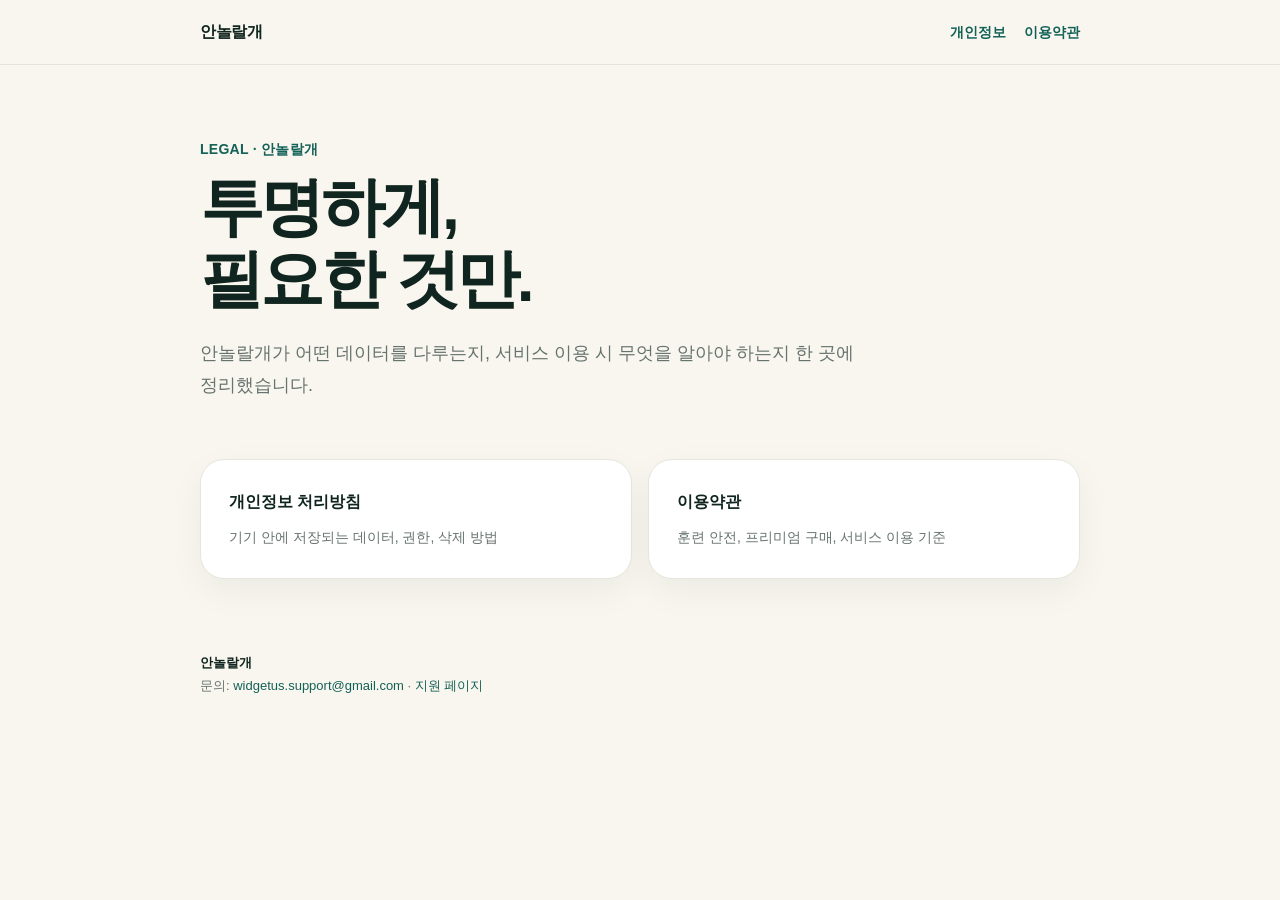
<file: index.html>
<!doctype html>
<html lang="ko"><head><meta charset="utf-8"><meta name="viewport" content="width=device-width,initial-scale=1"><meta name="theme-color" content="#f8f6ee"><title>안놀랄개 · 법적 안내</title><meta name="description" content="안놀랄개의 개인정보 처리방침과 이용약관"><link rel="stylesheet" href="https://taewoo147852.github.io/calm-dog-legal/assets/legal.css"></head>
<body><header class="topbar"><div class="shell nav"><a class="brand" href="https://taewoo147852.github.io/calm-dog-legal/">안놀랄개</a><nav class="navlinks"><a href="https://taewoo147852.github.io/calm-dog-legal/privacy/">개인정보</a><a href="https://taewoo147852.github.io/calm-dog-legal/terms/">이용약관</a></nav></div></header>
<main class="shell"><div class="hero"><p class="eyebrow">LEGAL · 안놀랄개</p><h1>투명하게,<br>필요한 것만.</h1><p class="lead">안놀랄개가 어떤 데이터를 다루는지, 서비스 이용 시 무엇을 알아야 하는지 한 곳에 정리했습니다.</p></div><div class="legal-index"><a class="legal-link" href="https://taewoo147852.github.io/calm-dog-legal/privacy/"><strong>개인정보 처리방침</strong><span>기기 안에 저장되는 데이터, 권한, 삭제 방법</span></a><a class="legal-link" href="https://taewoo147852.github.io/calm-dog-legal/terms/"><strong>이용약관</strong><span>훈련 안전, 프리미엄 구매, 서비스 이용 기준</span></a></div></main>
<footer class="shell footer"><strong>안놀랄개</strong><br>문의: <a href="mailto:widgetus.support@gmail.com">widgetus.support@gmail.com</a> · <a href="https://taewoo147852.github.io/calm-dog-legal/support/">지원 페이지</a></footer></body></html>
</file>
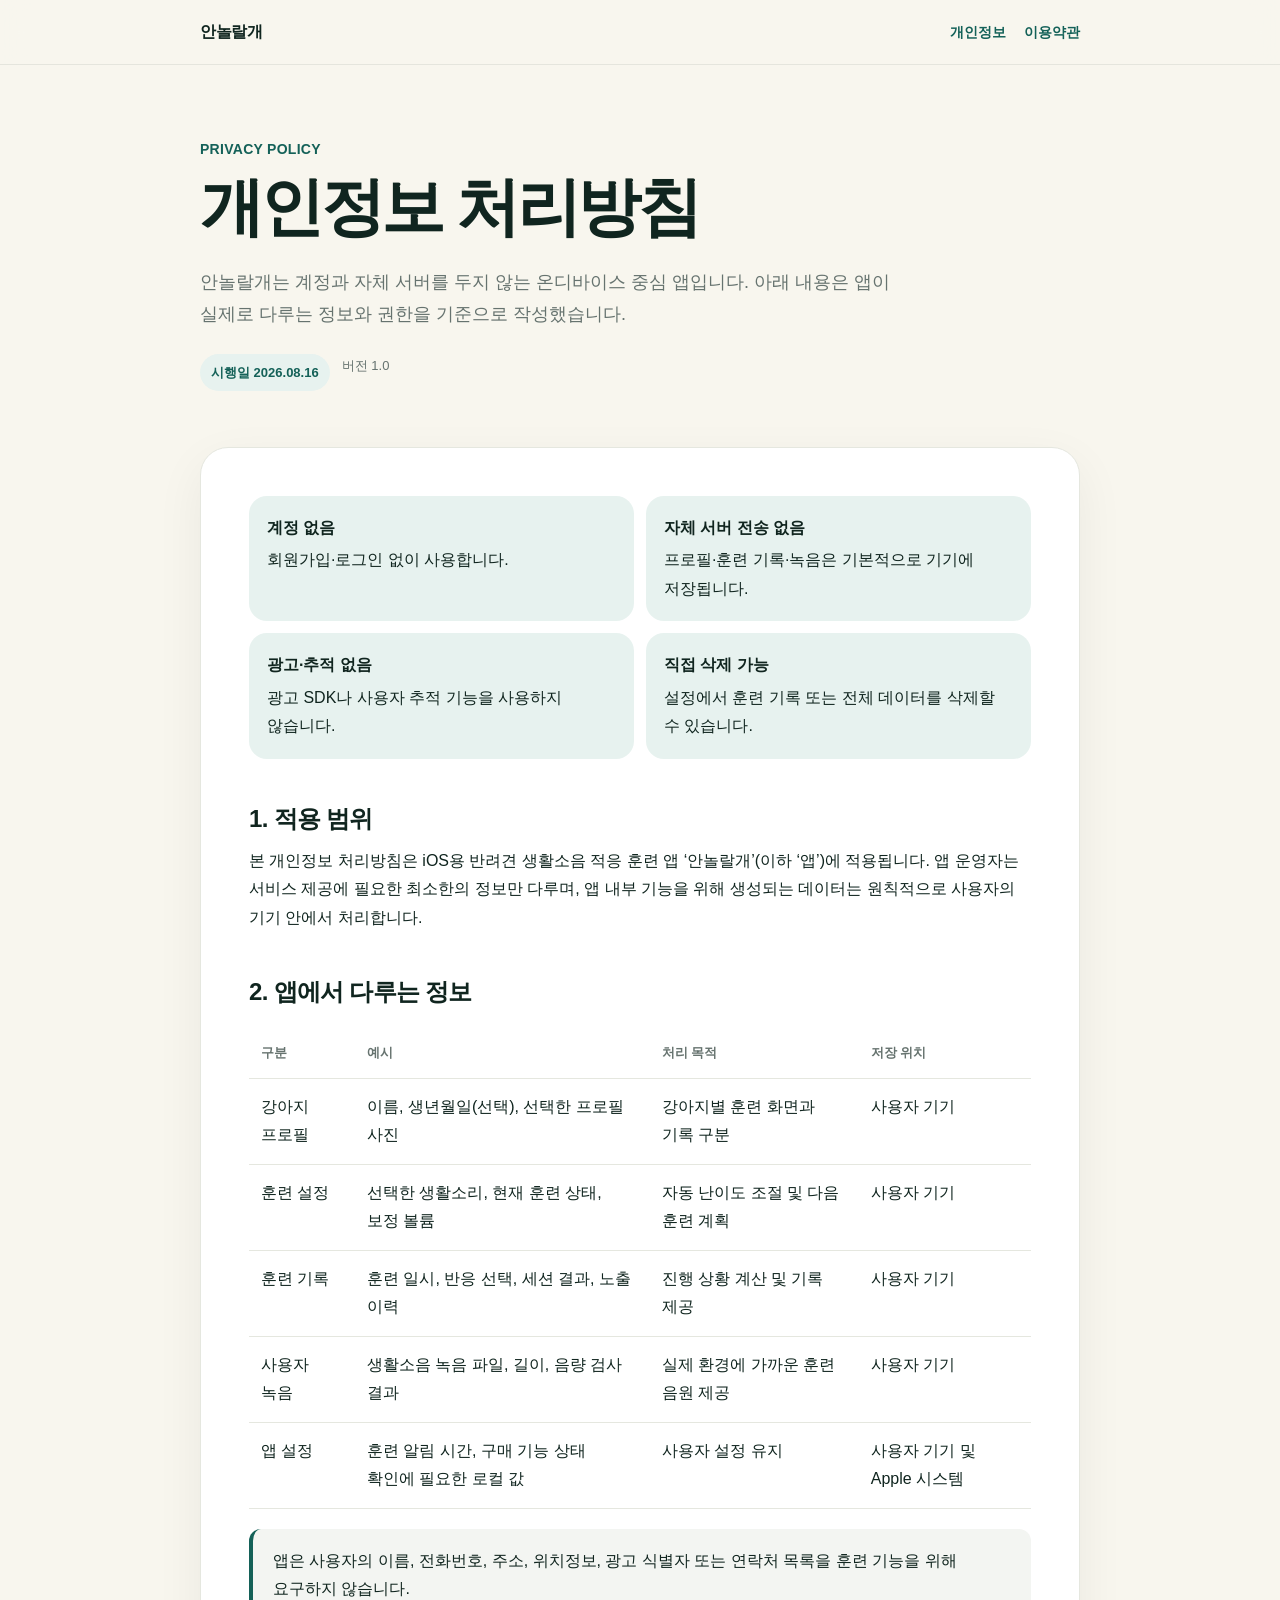
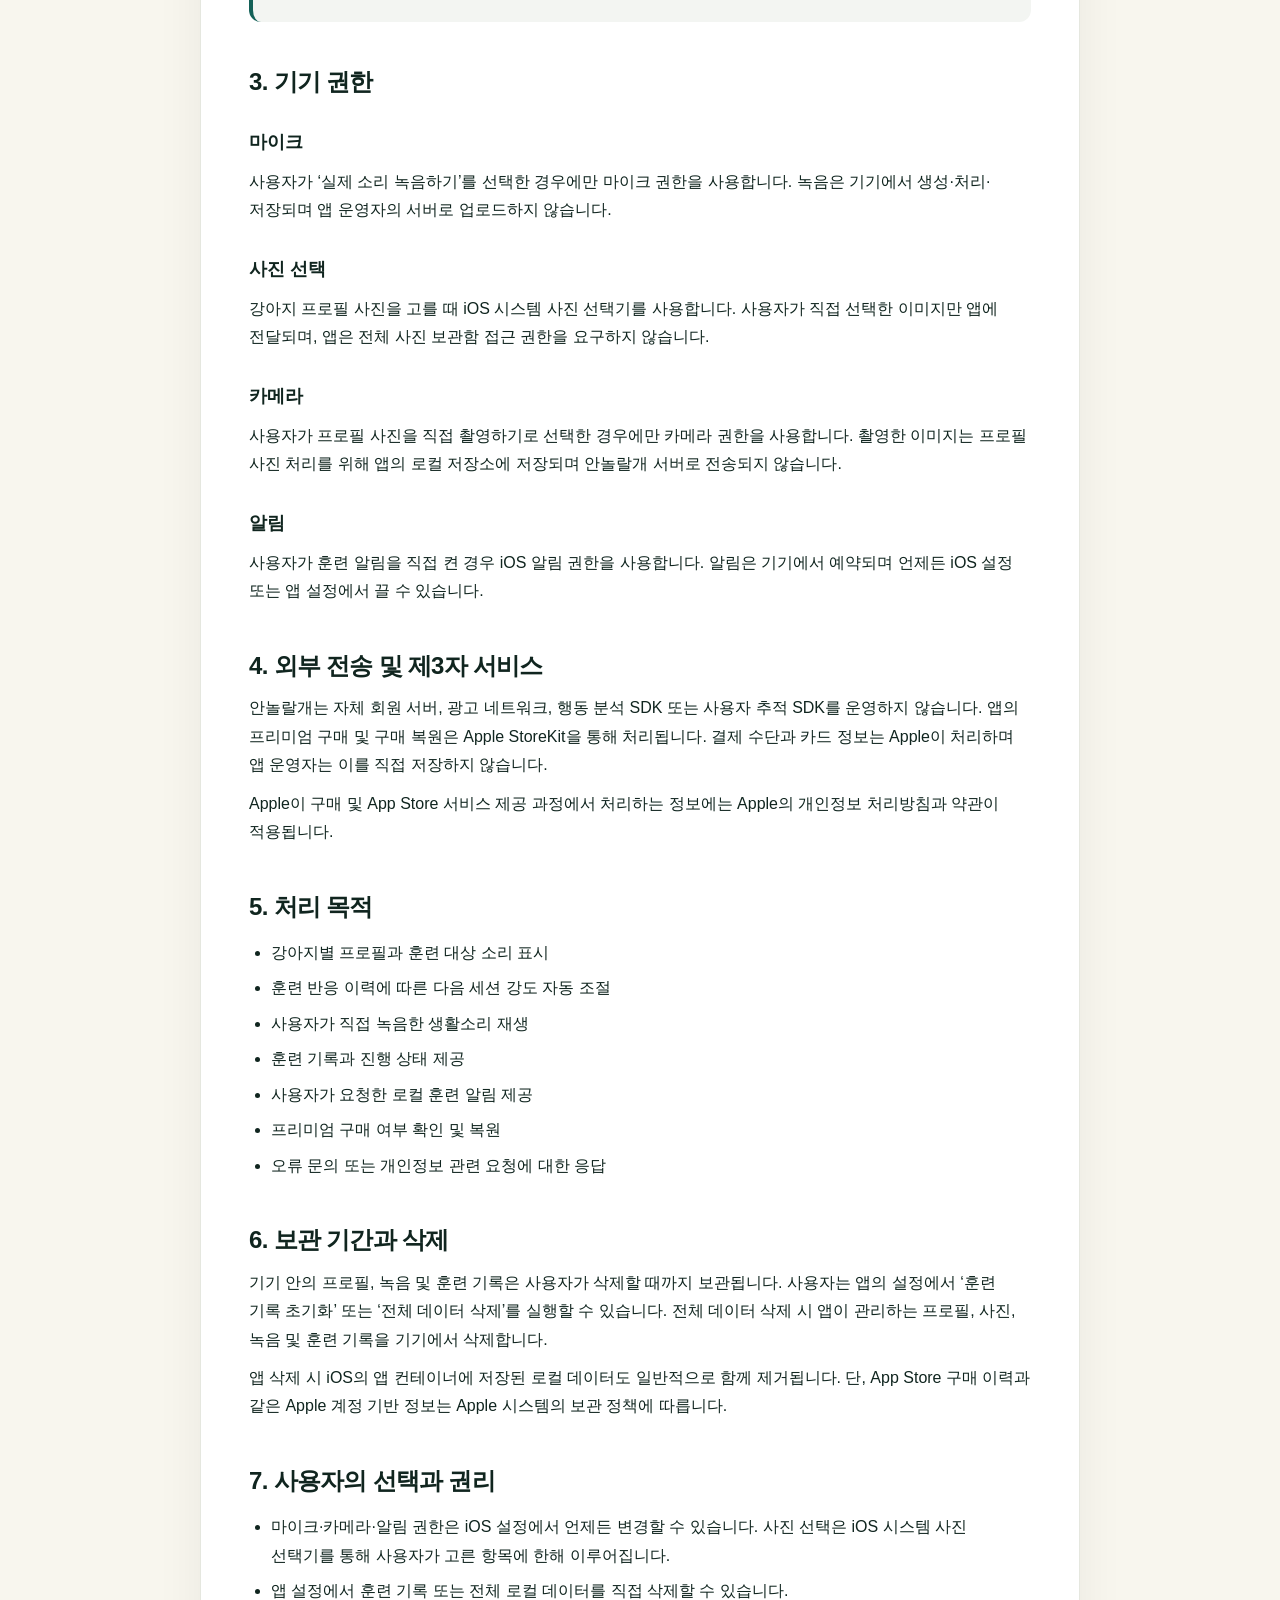
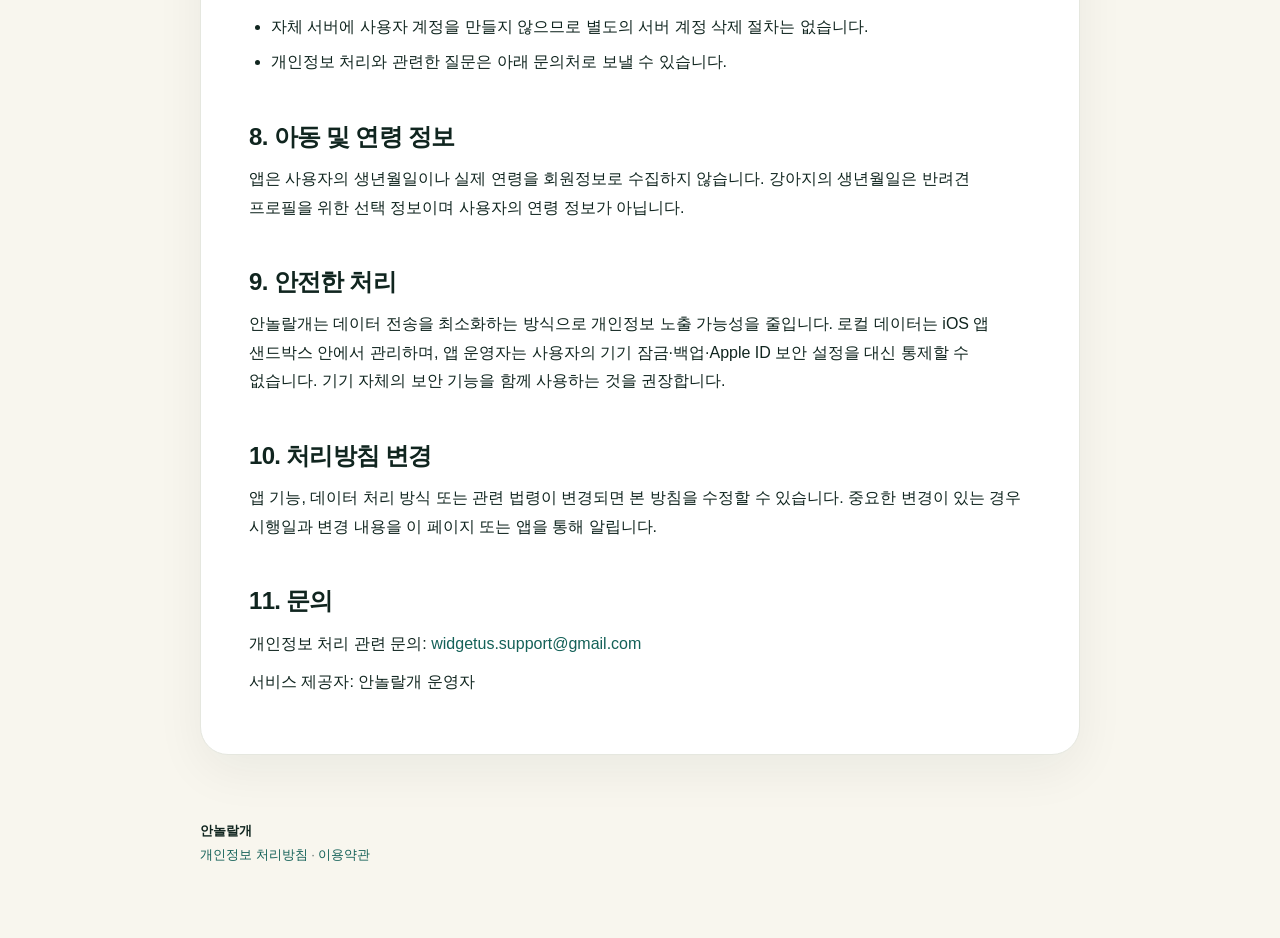
<file: privacy/index.html>
<!doctype html>
<html lang="ko"><head><meta charset="utf-8"><meta name="viewport" content="width=device-width,initial-scale=1"><meta name="theme-color" content="#f8f6ee"><title>개인정보 처리방침 · 안놀랄개</title><meta name="description" content="안놀랄개 개인정보 처리방침"><link rel="stylesheet" href="https://taewoo147852.github.io/calm-dog-legal/assets/legal.css"></head>
<body><header class="topbar"><div class="shell nav"><a class="brand" href="https://taewoo147852.github.io/calm-dog-legal/">안놀랄개</a><nav class="navlinks"><a href="https://taewoo147852.github.io/calm-dog-legal/privacy/">개인정보</a><a href="https://taewoo147852.github.io/calm-dog-legal/terms/">이용약관</a></nav></div></header>
<main class="shell"><div class="hero"><p class="eyebrow">PRIVACY POLICY</p><h1>개인정보 처리방침</h1><p class="lead">안놀랄개는 계정과 자체 서버를 두지 않는 온디바이스 중심 앱입니다. 아래 내용은 앱이 실제로 다루는 정보와 권한을 기준으로 작성했습니다.</p><div class="meta"><span class="pill">시행일 2026.08.16</span><span>버전 1.0</span></div></div>
<article class="card">
<div class="summary"><div class="summary-item"><strong>계정 없음</strong>회원가입·로그인 없이 사용합니다.</div><div class="summary-item"><strong>자체 서버 전송 없음</strong>프로필·훈련 기록·녹음은 기본적으로 기기에 저장됩니다.</div><div class="summary-item"><strong>광고·추적 없음</strong>광고 SDK나 사용자 추적 기능을 사용하지 않습니다.</div><div class="summary-item"><strong>직접 삭제 가능</strong>설정에서 훈련 기록 또는 전체 데이터를 삭제할 수 있습니다.</div></div>
<section id="scope"><h2>1. 적용 범위</h2><p>본 개인정보 처리방침은 iOS용 반려견 생활소음 적응 훈련 앱 ‘안놀랄개’(이하 ‘앱’)에 적용됩니다. 앱 운영자는 서비스 제공에 필요한 최소한의 정보만 다루며, 앱 내부 기능을 위해 생성되는 데이터는 원칙적으로 사용자의 기기 안에서 처리합니다.</p></section>
<section id="data"><h2>2. 앱에서 다루는 정보</h2><div class="table-wrap"><table><thead><tr><th>구분</th><th>예시</th><th>처리 목적</th><th>저장 위치</th></tr></thead><tbody><tr><td>강아지 프로필</td><td>이름, 생년월일(선택), 선택한 프로필 사진</td><td>강아지별 훈련 화면과 기록 구분</td><td>사용자 기기</td></tr><tr><td>훈련 설정</td><td>선택한 생활소리, 현재 훈련 상태, 보정 볼륨</td><td>자동 난이도 조절 및 다음 훈련 계획</td><td>사용자 기기</td></tr><tr><td>훈련 기록</td><td>훈련 일시, 반응 선택, 세션 결과, 노출 이력</td><td>진행 상황 계산 및 기록 제공</td><td>사용자 기기</td></tr><tr><td>사용자 녹음</td><td>생활소음 녹음 파일, 길이, 음량 검사 결과</td><td>실제 환경에 가까운 훈련 음원 제공</td><td>사용자 기기</td></tr><tr><td>앱 설정</td><td>훈련 알림 시간, 구매 기능 상태 확인에 필요한 로컬 값</td><td>사용자 설정 유지</td><td>사용자 기기 및 Apple 시스템</td></tr></tbody></table></div><p class="note">앱은 사용자의 이름, 전화번호, 주소, 위치정보, 광고 식별자 또는 연락처 목록을 훈련 기능을 위해 요구하지 않습니다.</p></section>
<section id="permissions"><h2>3. 기기 권한</h2><h3>마이크</h3><p>사용자가 ‘실제 소리 녹음하기’를 선택한 경우에만 마이크 권한을 사용합니다. 녹음은 기기에서 생성·처리·저장되며 앱 운영자의 서버로 업로드하지 않습니다.</p><h3>사진 선택</h3><p>강아지 프로필 사진을 고를 때 iOS 시스템 사진 선택기를 사용합니다. 사용자가 직접 선택한 이미지만 앱에 전달되며, 앱은 전체 사진 보관함 접근 권한을 요구하지 않습니다.</p><h3>카메라</h3><p>사용자가 프로필 사진을 직접 촬영하기로 선택한 경우에만 카메라 권한을 사용합니다. 촬영한 이미지는 프로필 사진 처리를 위해 앱의 로컬 저장소에 저장되며 안놀랄개 서버로 전송되지 않습니다.</p><h3>알림</h3><p>사용자가 훈련 알림을 직접 켠 경우 iOS 알림 권한을 사용합니다. 알림은 기기에서 예약되며 언제든 iOS 설정 또는 앱 설정에서 끌 수 있습니다.</p></section>
<section id="network"><h2>4. 외부 전송 및 제3자 서비스</h2><p>안놀랄개는 자체 회원 서버, 광고 네트워크, 행동 분석 SDK 또는 사용자 추적 SDK를 운영하지 않습니다. 앱의 프리미엄 구매 및 구매 복원은 Apple StoreKit을 통해 처리됩니다. 결제 수단과 카드 정보는 Apple이 처리하며 앱 운영자는 이를 직접 저장하지 않습니다.</p><p>Apple이 구매 및 App Store 서비스 제공 과정에서 처리하는 정보에는 Apple의 개인정보 처리방침과 약관이 적용됩니다.</p></section>
<section id="purpose"><h2>5. 처리 목적</h2><ul><li>강아지별 프로필과 훈련 대상 소리 표시</li><li>훈련 반응 이력에 따른 다음 세션 강도 자동 조절</li><li>사용자가 직접 녹음한 생활소리 재생</li><li>훈련 기록과 진행 상태 제공</li><li>사용자가 요청한 로컬 훈련 알림 제공</li><li>프리미엄 구매 여부 확인 및 복원</li><li>오류 문의 또는 개인정보 관련 요청에 대한 응답</li></ul></section>
<section id="retention"><h2>6. 보관 기간과 삭제</h2><p>기기 안의 프로필, 녹음 및 훈련 기록은 사용자가 삭제할 때까지 보관됩니다. 사용자는 앱의 설정에서 ‘훈련 기록 초기화’ 또는 ‘전체 데이터 삭제’를 실행할 수 있습니다. 전체 데이터 삭제 시 앱이 관리하는 프로필, 사진, 녹음 및 훈련 기록을 기기에서 삭제합니다.</p><p>앱 삭제 시 iOS의 앱 컨테이너에 저장된 로컬 데이터도 일반적으로 함께 제거됩니다. 단, App Store 구매 이력과 같은 Apple 계정 기반 정보는 Apple 시스템의 보관 정책에 따릅니다.</p></section>
<section id="rights"><h2>7. 사용자의 선택과 권리</h2><ul><li>마이크·카메라·알림 권한은 iOS 설정에서 언제든 변경할 수 있습니다. 사진 선택은 iOS 시스템 사진 선택기를 통해 사용자가 고른 항목에 한해 이루어집니다.</li><li>앱 설정에서 훈련 기록 또는 전체 로컬 데이터를 직접 삭제할 수 있습니다.</li><li>자체 서버에 사용자 계정을 만들지 않으므로 별도의 서버 계정 삭제 절차는 없습니다.</li><li>개인정보 처리와 관련한 질문은 아래 문의처로 보낼 수 있습니다.</li></ul></section>
<section id="children"><h2>8. 아동 및 연령 정보</h2><p>앱은 사용자의 생년월일이나 실제 연령을 회원정보로 수집하지 않습니다. 강아지의 생년월일은 반려견 프로필을 위한 선택 정보이며 사용자의 연령 정보가 아닙니다.</p></section>
<section id="security"><h2>9. 안전한 처리</h2><p>안놀랄개는 데이터 전송을 최소화하는 방식으로 개인정보 노출 가능성을 줄입니다. 로컬 데이터는 iOS 앱 샌드박스 안에서 관리하며, 앱 운영자는 사용자의 기기 잠금·백업·Apple ID 보안 설정을 대신 통제할 수 없습니다. 기기 자체의 보안 기능을 함께 사용하는 것을 권장합니다.</p></section>
<section id="changes"><h2>10. 처리방침 변경</h2><p>앱 기능, 데이터 처리 방식 또는 관련 법령이 변경되면 본 방침을 수정할 수 있습니다. 중요한 변경이 있는 경우 시행일과 변경 내용을 이 페이지 또는 앱을 통해 알립니다.</p></section>
<section id="contact"><h2>11. 문의</h2><p>개인정보 처리 관련 문의: <a href="mailto:widgetus.support@gmail.com">widgetus.support@gmail.com</a></p><p>서비스 제공자: 안놀랄개 운영자</p></section>
</article></main><footer class="shell footer"><strong>안놀랄개</strong><br><a href="https://taewoo147852.github.io/calm-dog-legal/privacy/">개인정보 처리방침</a> · <a href="https://taewoo147852.github.io/calm-dog-legal/terms/">이용약관</a></footer></body></html>
</file>
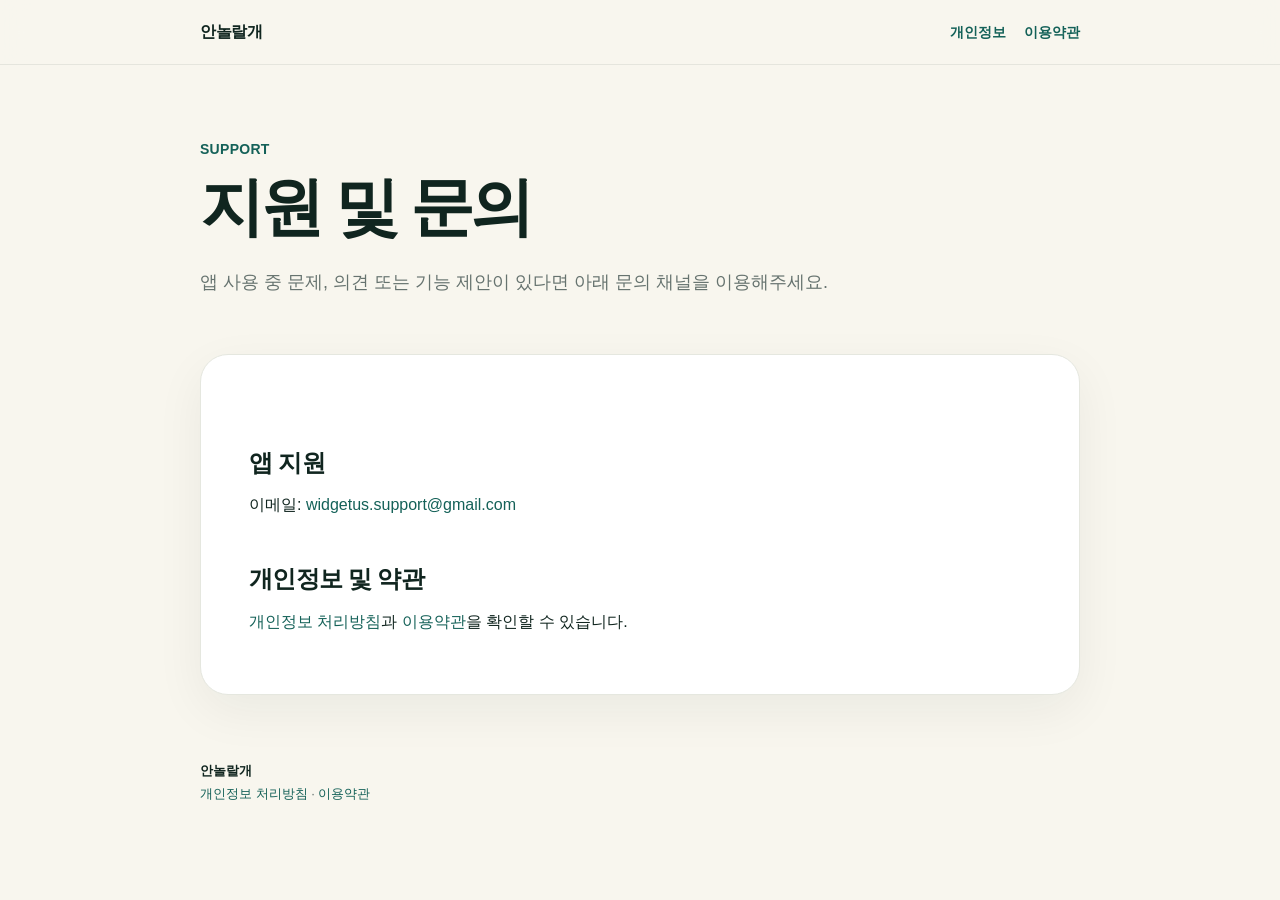
<file: support/index.html>
<!doctype html>
<html lang="ko"><head><meta charset="utf-8"><meta name="viewport" content="width=device-width,initial-scale=1"><meta name="theme-color" content="#f8f6ee"><title>지원 및 문의 · 안놀랄개</title><meta name="description" content="안놀랄개 지원 및 문의"><link rel="stylesheet" href="https://taewoo147852.github.io/calm-dog-legal/assets/legal.css"></head>
<body><header class="topbar"><div class="shell nav"><a class="brand" href="https://taewoo147852.github.io/calm-dog-legal/">안놀랄개</a><nav class="navlinks"><a href="https://taewoo147852.github.io/calm-dog-legal/privacy/">개인정보</a><a href="https://taewoo147852.github.io/calm-dog-legal/terms/">이용약관</a></nav></div></header>
<main class="shell"><div class="hero"><p class="eyebrow">SUPPORT</p><h1>지원 및 문의</h1><p class="lead">앱 사용 중 문제, 의견 또는 기능 제안이 있다면 아래 문의 채널을 이용해주세요.</p></div>
<article class="card"><section><h2>앱 지원</h2><p>이메일: <a href="mailto:widgetus.support@gmail.com">widgetus.support@gmail.com</a></p></section>
<section><h2>개인정보 및 약관</h2><p><a href="https://taewoo147852.github.io/calm-dog-legal/privacy/">개인정보 처리방침</a>과 <a href="https://taewoo147852.github.io/calm-dog-legal/terms/">이용약관</a>을 확인할 수 있습니다.</p></section></article></main>
<footer class="shell footer"><strong>안놀랄개</strong><br><a href="https://taewoo147852.github.io/calm-dog-legal/privacy/">개인정보 처리방침</a> · <a href="https://taewoo147852.github.io/calm-dog-legal/terms/">이용약관</a></footer></body></html>
</file>
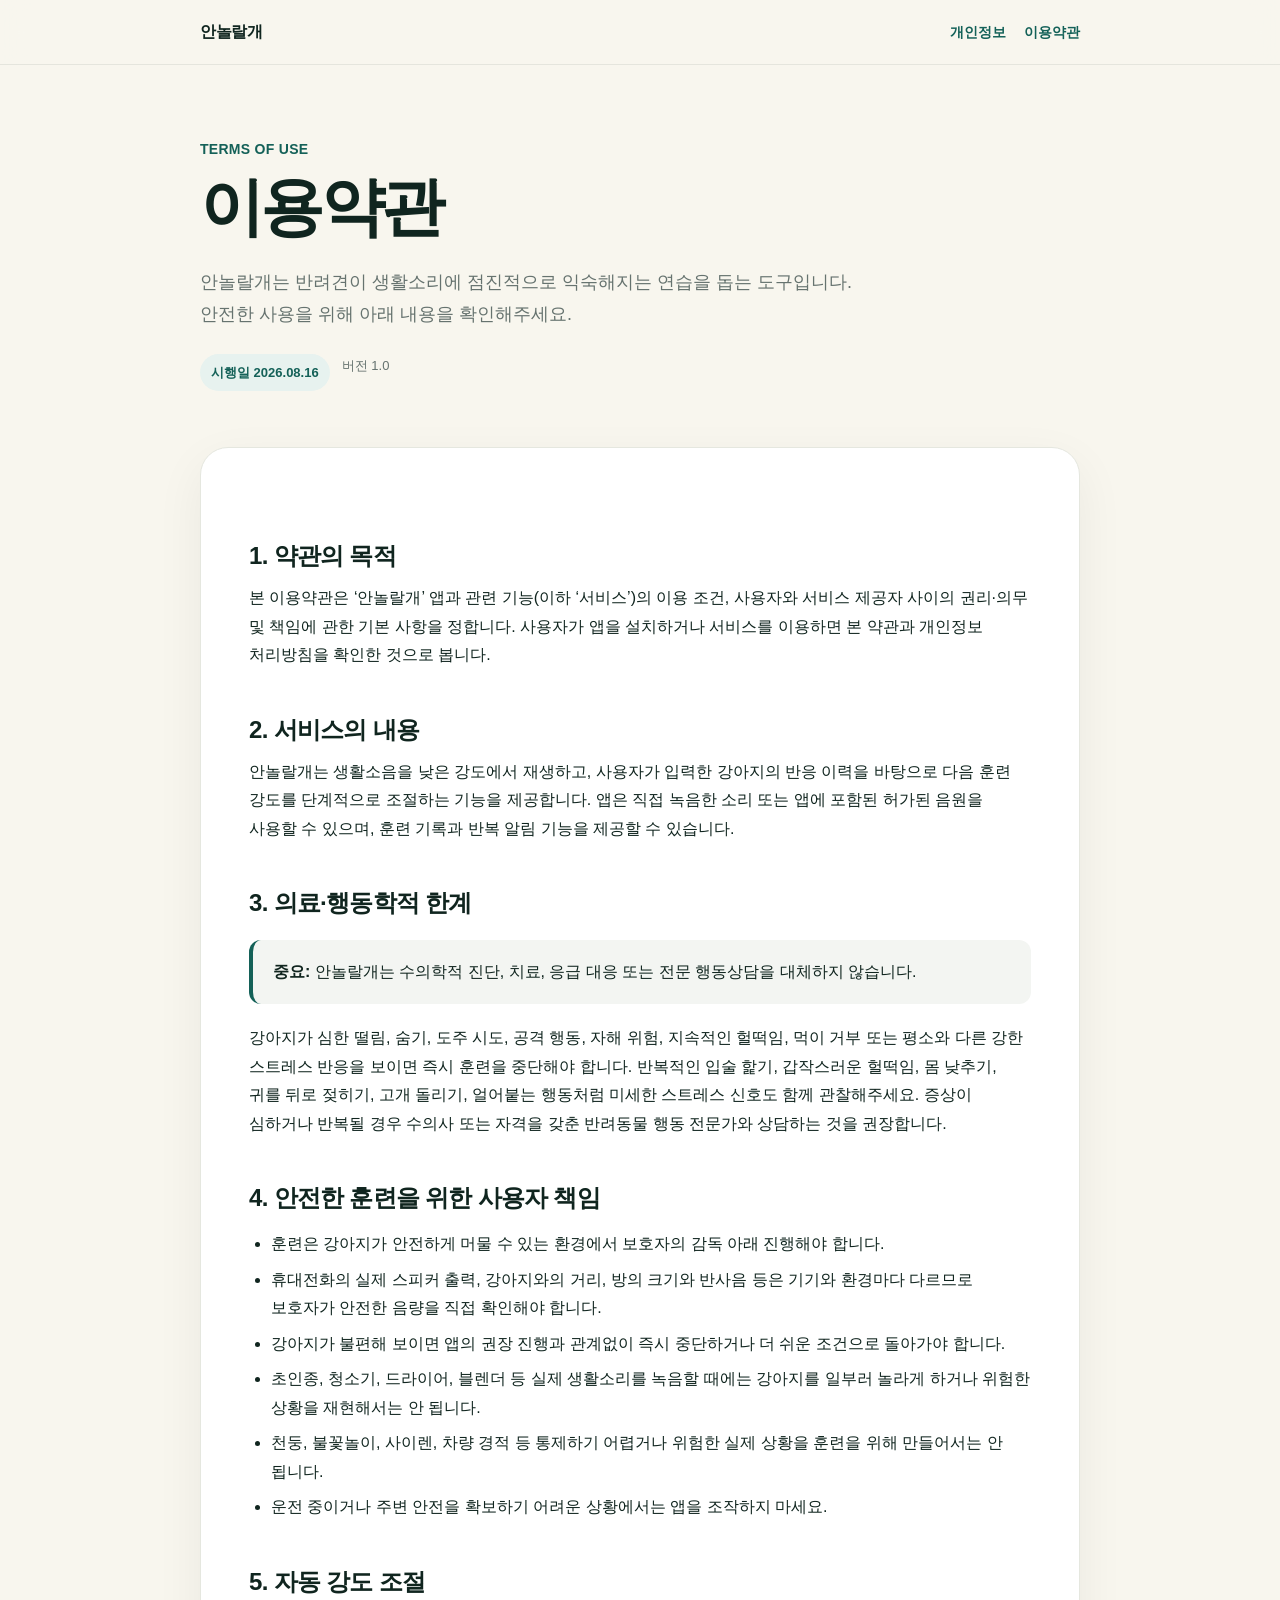
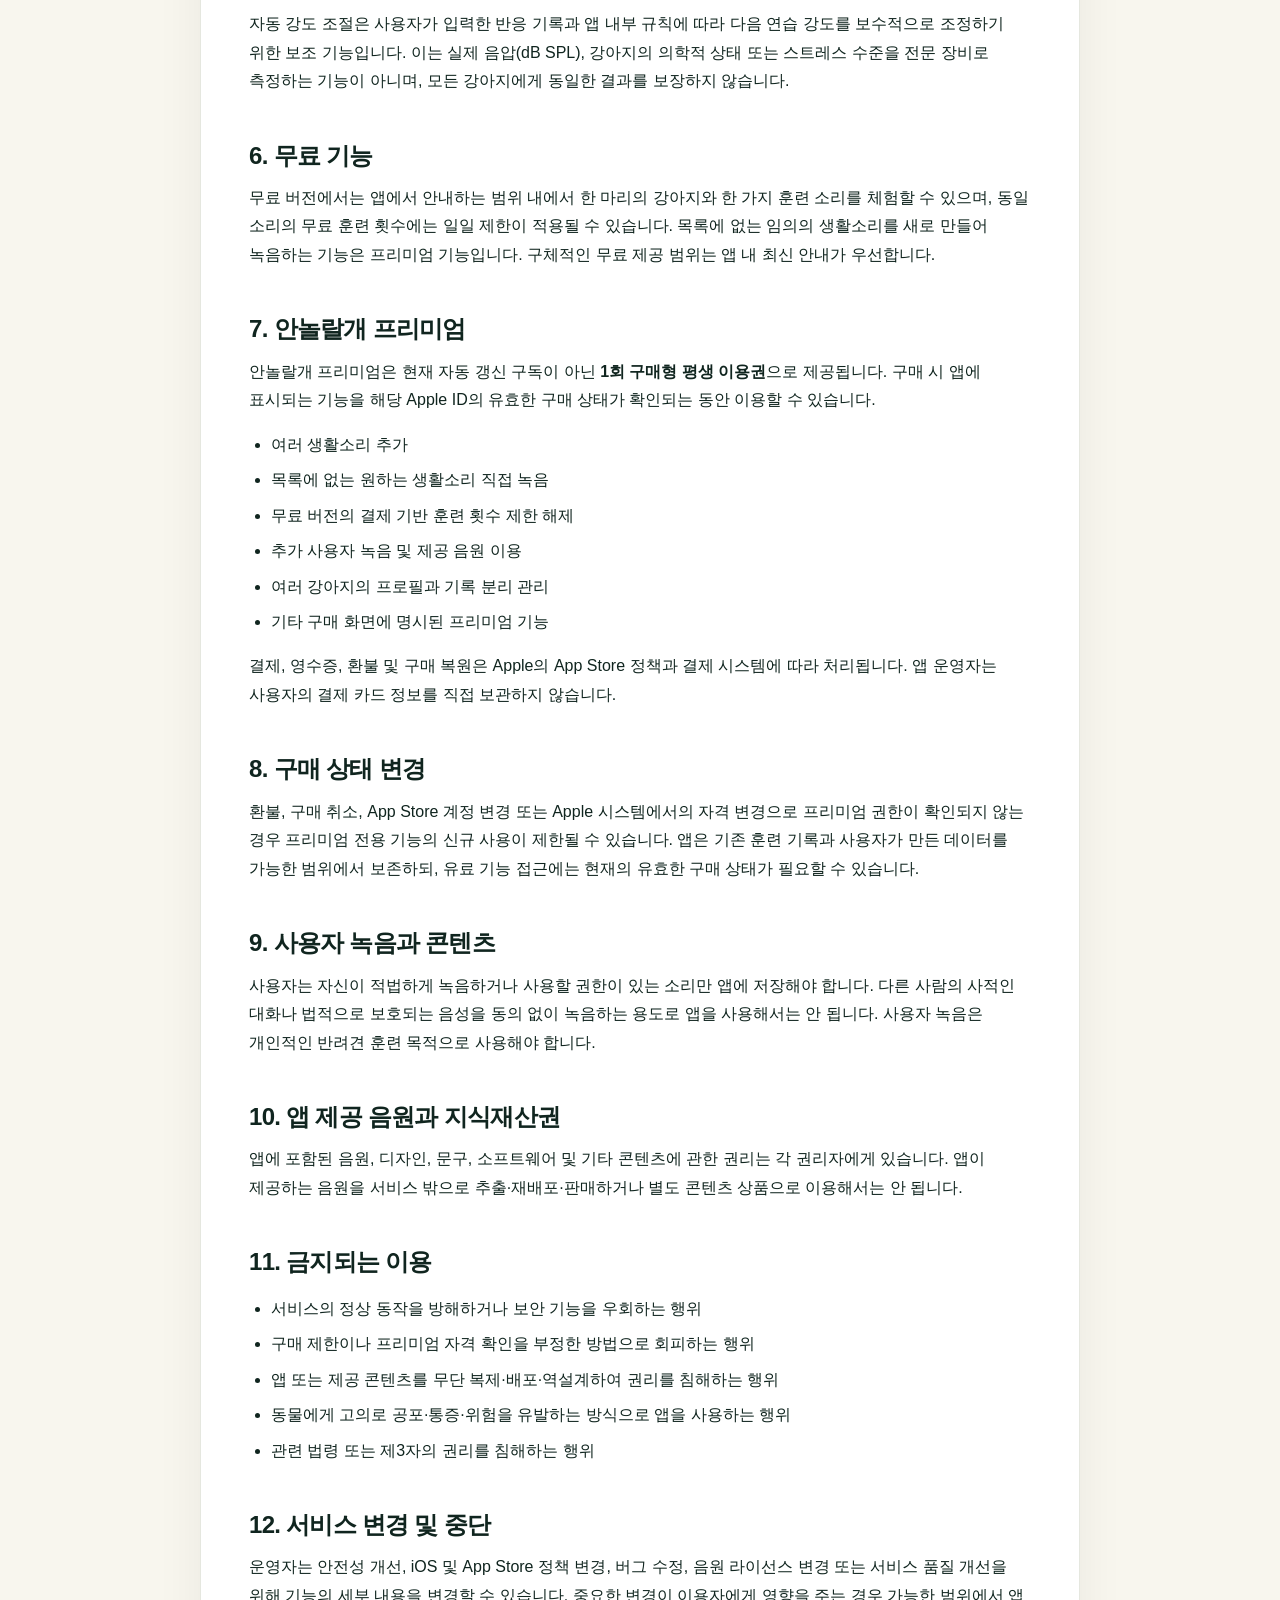
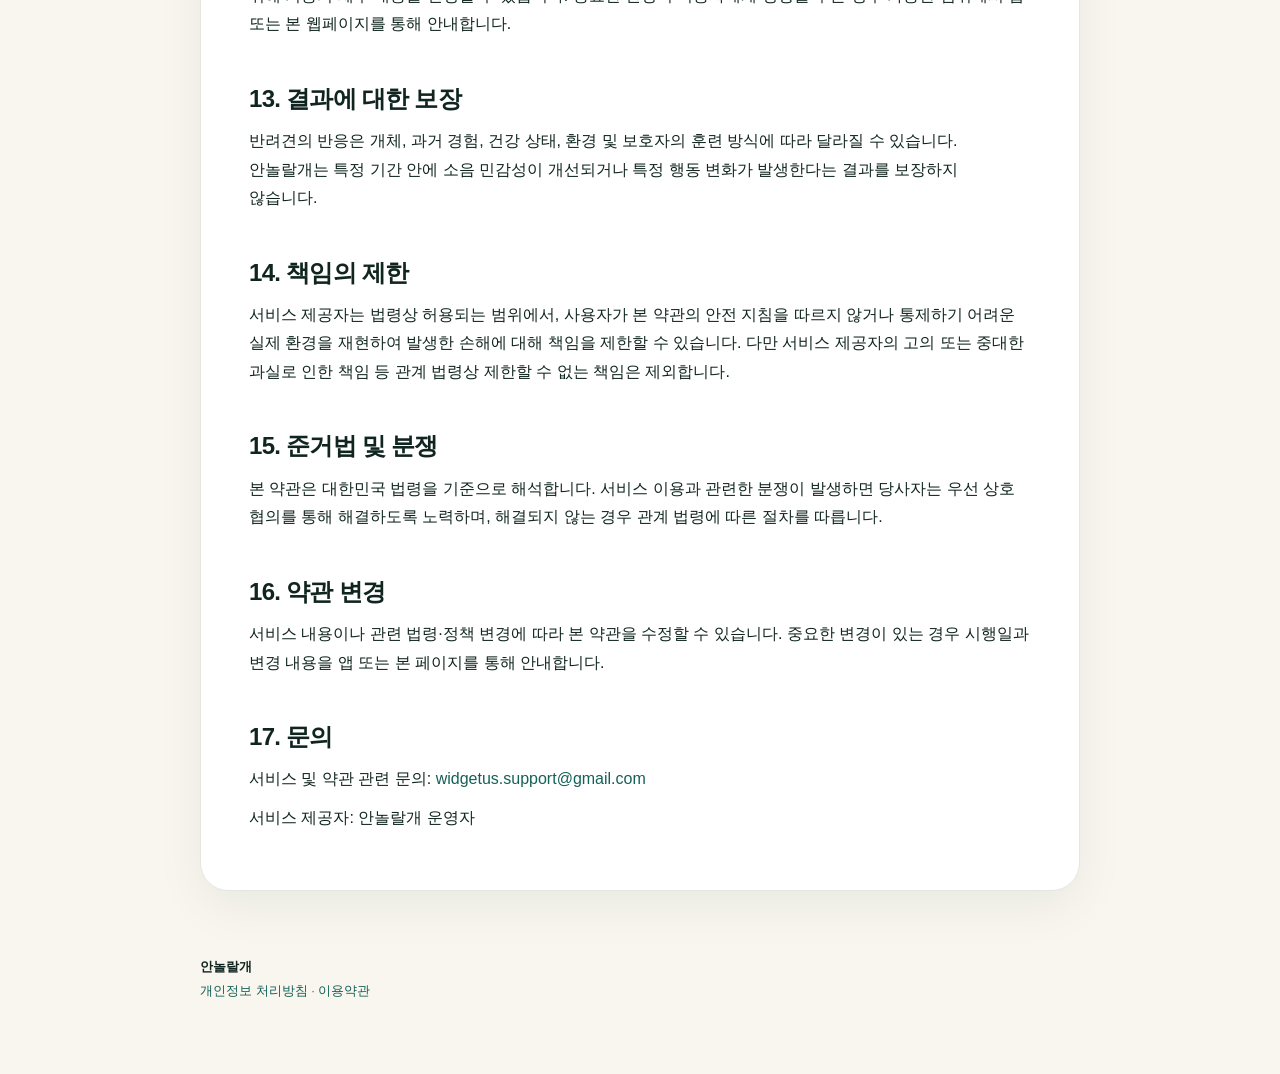
<file: terms/index.html>
<!doctype html>
<html lang="ko"><head><meta charset="utf-8"><meta name="viewport" content="width=device-width,initial-scale=1"><meta name="theme-color" content="#f8f6ee"><title>이용약관 · 안놀랄개</title><meta name="description" content="안놀랄개 이용약관"><link rel="stylesheet" href="https://taewoo147852.github.io/calm-dog-legal/assets/legal.css"></head>
<body><header class="topbar"><div class="shell nav"><a class="brand" href="https://taewoo147852.github.io/calm-dog-legal/">안놀랄개</a><nav class="navlinks"><a href="https://taewoo147852.github.io/calm-dog-legal/privacy/">개인정보</a><a href="https://taewoo147852.github.io/calm-dog-legal/terms/">이용약관</a></nav></div></header>
<main class="shell"><div class="hero"><p class="eyebrow">TERMS OF USE</p><h1>이용약관</h1><p class="lead">안놀랄개는 반려견이 생활소리에 점진적으로 익숙해지는 연습을 돕는 도구입니다. 안전한 사용을 위해 아래 내용을 확인해주세요.</p><div class="meta"><span class="pill">시행일 2026.08.16</span><span>버전 1.0</span></div></div>
<article class="card">
<section><h2>1. 약관의 목적</h2><p>본 이용약관은 ‘안놀랄개’ 앱과 관련 기능(이하 ‘서비스’)의 이용 조건, 사용자와 서비스 제공자 사이의 권리·의무 및 책임에 관한 기본 사항을 정합니다. 사용자가 앱을 설치하거나 서비스를 이용하면 본 약관과 개인정보 처리방침을 확인한 것으로 봅니다.</p></section>
<section><h2>2. 서비스의 내용</h2><p>안놀랄개는 생활소음을 낮은 강도에서 재생하고, 사용자가 입력한 강아지의 반응 이력을 바탕으로 다음 훈련 강도를 단계적으로 조절하는 기능을 제공합니다. 앱은 직접 녹음한 소리 또는 앱에 포함된 허가된 음원을 사용할 수 있으며, 훈련 기록과 반복 알림 기능을 제공할 수 있습니다.</p></section>
<section><h2>3. 의료·행동학적 한계</h2><p class="note"><strong>중요:</strong> 안놀랄개는 수의학적 진단, 치료, 응급 대응 또는 전문 행동상담을 대체하지 않습니다.</p><p>강아지가 심한 떨림, 숨기, 도주 시도, 공격 행동, 자해 위험, 지속적인 헐떡임, 먹이 거부 또는 평소와 다른 강한 스트레스 반응을 보이면 즉시 훈련을 중단해야 합니다. 반복적인 입술 핥기, 갑작스러운 헐떡임, 몸 낮추기, 귀를 뒤로 젖히기, 고개 돌리기, 얼어붙는 행동처럼 미세한 스트레스 신호도 함께 관찰해주세요. 증상이 심하거나 반복될 경우 수의사 또는 자격을 갖춘 반려동물 행동 전문가와 상담하는 것을 권장합니다.</p></section>
<section><h2>4. 안전한 훈련을 위한 사용자 책임</h2><ul><li>훈련은 강아지가 안전하게 머물 수 있는 환경에서 보호자의 감독 아래 진행해야 합니다.</li><li>휴대전화의 실제 스피커 출력, 강아지와의 거리, 방의 크기와 반사음 등은 기기와 환경마다 다르므로 보호자가 안전한 음량을 직접 확인해야 합니다.</li><li>강아지가 불편해 보이면 앱의 권장 진행과 관계없이 즉시 중단하거나 더 쉬운 조건으로 돌아가야 합니다.</li><li>초인종, 청소기, 드라이어, 블렌더 등 실제 생활소리를 녹음할 때에는 강아지를 일부러 놀라게 하거나 위험한 상황을 재현해서는 안 됩니다.</li><li>천둥, 불꽃놀이, 사이렌, 차량 경적 등 통제하기 어렵거나 위험한 실제 상황을 훈련을 위해 만들어서는 안 됩니다.</li><li>운전 중이거나 주변 안전을 확보하기 어려운 상황에서는 앱을 조작하지 마세요.</li></ul></section>
<section><h2>5. 자동 강도 조절</h2><p>자동 강도 조절은 사용자가 입력한 반응 기록과 앱 내부 규칙에 따라 다음 연습 강도를 보수적으로 조정하기 위한 보조 기능입니다. 이는 실제 음압(dB SPL), 강아지의 의학적 상태 또는 스트레스 수준을 전문 장비로 측정하는 기능이 아니며, 모든 강아지에게 동일한 결과를 보장하지 않습니다.</p></section>
<section><h2>6. 무료 기능</h2><p>무료 버전에서는 앱에서 안내하는 범위 내에서 한 마리의 강아지와 한 가지 훈련 소리를 체험할 수 있으며, 동일 소리의 무료 훈련 횟수에는 일일 제한이 적용될 수 있습니다. 목록에 없는 임의의 생활소리를 새로 만들어 녹음하는 기능은 프리미엄 기능입니다. 구체적인 무료 제공 범위는 앱 내 최신 안내가 우선합니다.</p></section>
<section><h2>7. 안놀랄개 프리미엄</h2><p>안놀랄개 프리미엄은 현재 자동 갱신 구독이 아닌 <strong>1회 구매형 평생 이용권</strong>으로 제공됩니다. 구매 시 앱에 표시되는 기능을 해당 Apple ID의 유효한 구매 상태가 확인되는 동안 이용할 수 있습니다.</p><ul><li>여러 생활소리 추가</li><li>목록에 없는 원하는 생활소리 직접 녹음</li><li>무료 버전의 결제 기반 훈련 횟수 제한 해제</li><li>추가 사용자 녹음 및 제공 음원 이용</li><li>여러 강아지의 프로필과 기록 분리 관리</li><li>기타 구매 화면에 명시된 프리미엄 기능</li></ul><p>결제, 영수증, 환불 및 구매 복원은 Apple의 App Store 정책과 결제 시스템에 따라 처리됩니다. 앱 운영자는 사용자의 결제 카드 정보를 직접 보관하지 않습니다.</p></section>
<section><h2>8. 구매 상태 변경</h2><p>환불, 구매 취소, App Store 계정 변경 또는 Apple 시스템에서의 자격 변경으로 프리미엄 권한이 확인되지 않는 경우 프리미엄 전용 기능의 신규 사용이 제한될 수 있습니다. 앱은 기존 훈련 기록과 사용자가 만든 데이터를 가능한 범위에서 보존하되, 유료 기능 접근에는 현재의 유효한 구매 상태가 필요할 수 있습니다.</p></section>
<section><h2>9. 사용자 녹음과 콘텐츠</h2><p>사용자는 자신이 적법하게 녹음하거나 사용할 권한이 있는 소리만 앱에 저장해야 합니다. 다른 사람의 사적인 대화나 법적으로 보호되는 음성을 동의 없이 녹음하는 용도로 앱을 사용해서는 안 됩니다. 사용자 녹음은 개인적인 반려견 훈련 목적으로 사용해야 합니다.</p></section>
<section><h2>10. 앱 제공 음원과 지식재산권</h2><p>앱에 포함된 음원, 디자인, 문구, 소프트웨어 및 기타 콘텐츠에 관한 권리는 각 권리자에게 있습니다. 앱이 제공하는 음원을 서비스 밖으로 추출·재배포·판매하거나 별도 콘텐츠 상품으로 이용해서는 안 됩니다.</p></section>
<section><h2>11. 금지되는 이용</h2><ul><li>서비스의 정상 동작을 방해하거나 보안 기능을 우회하는 행위</li><li>구매 제한이나 프리미엄 자격 확인을 부정한 방법으로 회피하는 행위</li><li>앱 또는 제공 콘텐츠를 무단 복제·배포·역설계하여 권리를 침해하는 행위</li><li>동물에게 고의로 공포·통증·위험을 유발하는 방식으로 앱을 사용하는 행위</li><li>관련 법령 또는 제3자의 권리를 침해하는 행위</li></ul></section>
<section><h2>12. 서비스 변경 및 중단</h2><p>운영자는 안전성 개선, iOS 및 App Store 정책 변경, 버그 수정, 음원 라이선스 변경 또는 서비스 품질 개선을 위해 기능의 세부 내용을 변경할 수 있습니다. 중요한 변경이 이용자에게 영향을 주는 경우 가능한 범위에서 앱 또는 본 웹페이지를 통해 안내합니다.</p></section>
<section><h2>13. 결과에 대한 보장</h2><p>반려견의 반응은 개체, 과거 경험, 건강 상태, 환경 및 보호자의 훈련 방식에 따라 달라질 수 있습니다. 안놀랄개는 특정 기간 안에 소음 민감성이 개선되거나 특정 행동 변화가 발생한다는 결과를 보장하지 않습니다.</p></section>
<section><h2>14. 책임의 제한</h2><p>서비스 제공자는 법령상 허용되는 범위에서, 사용자가 본 약관의 안전 지침을 따르지 않거나 통제하기 어려운 실제 환경을 재현하여 발생한 손해에 대해 책임을 제한할 수 있습니다. 다만 서비스 제공자의 고의 또는 중대한 과실로 인한 책임 등 관계 법령상 제한할 수 없는 책임은 제외합니다.</p></section>
<section><h2>15. 준거법 및 분쟁</h2><p>본 약관은 대한민국 법령을 기준으로 해석합니다. 서비스 이용과 관련한 분쟁이 발생하면 당사자는 우선 상호 협의를 통해 해결하도록 노력하며, 해결되지 않는 경우 관계 법령에 따른 절차를 따릅니다.</p></section>
<section><h2>16. 약관 변경</h2><p>서비스 내용이나 관련 법령·정책 변경에 따라 본 약관을 수정할 수 있습니다. 중요한 변경이 있는 경우 시행일과 변경 내용을 앱 또는 본 페이지를 통해 안내합니다.</p></section>
<section><h2>17. 문의</h2><p>서비스 및 약관 관련 문의: <a href="mailto:widgetus.support@gmail.com">widgetus.support@gmail.com</a></p><p>서비스 제공자: 안놀랄개 운영자</p></section>
</article></main><footer class="shell footer"><strong>안놀랄개</strong><br><a href="https://taewoo147852.github.io/calm-dog-legal/privacy/">개인정보 처리방침</a> · <a href="https://taewoo147852.github.io/calm-dog-legal/terms/">이용약관</a></footer></body></html>
</file>
